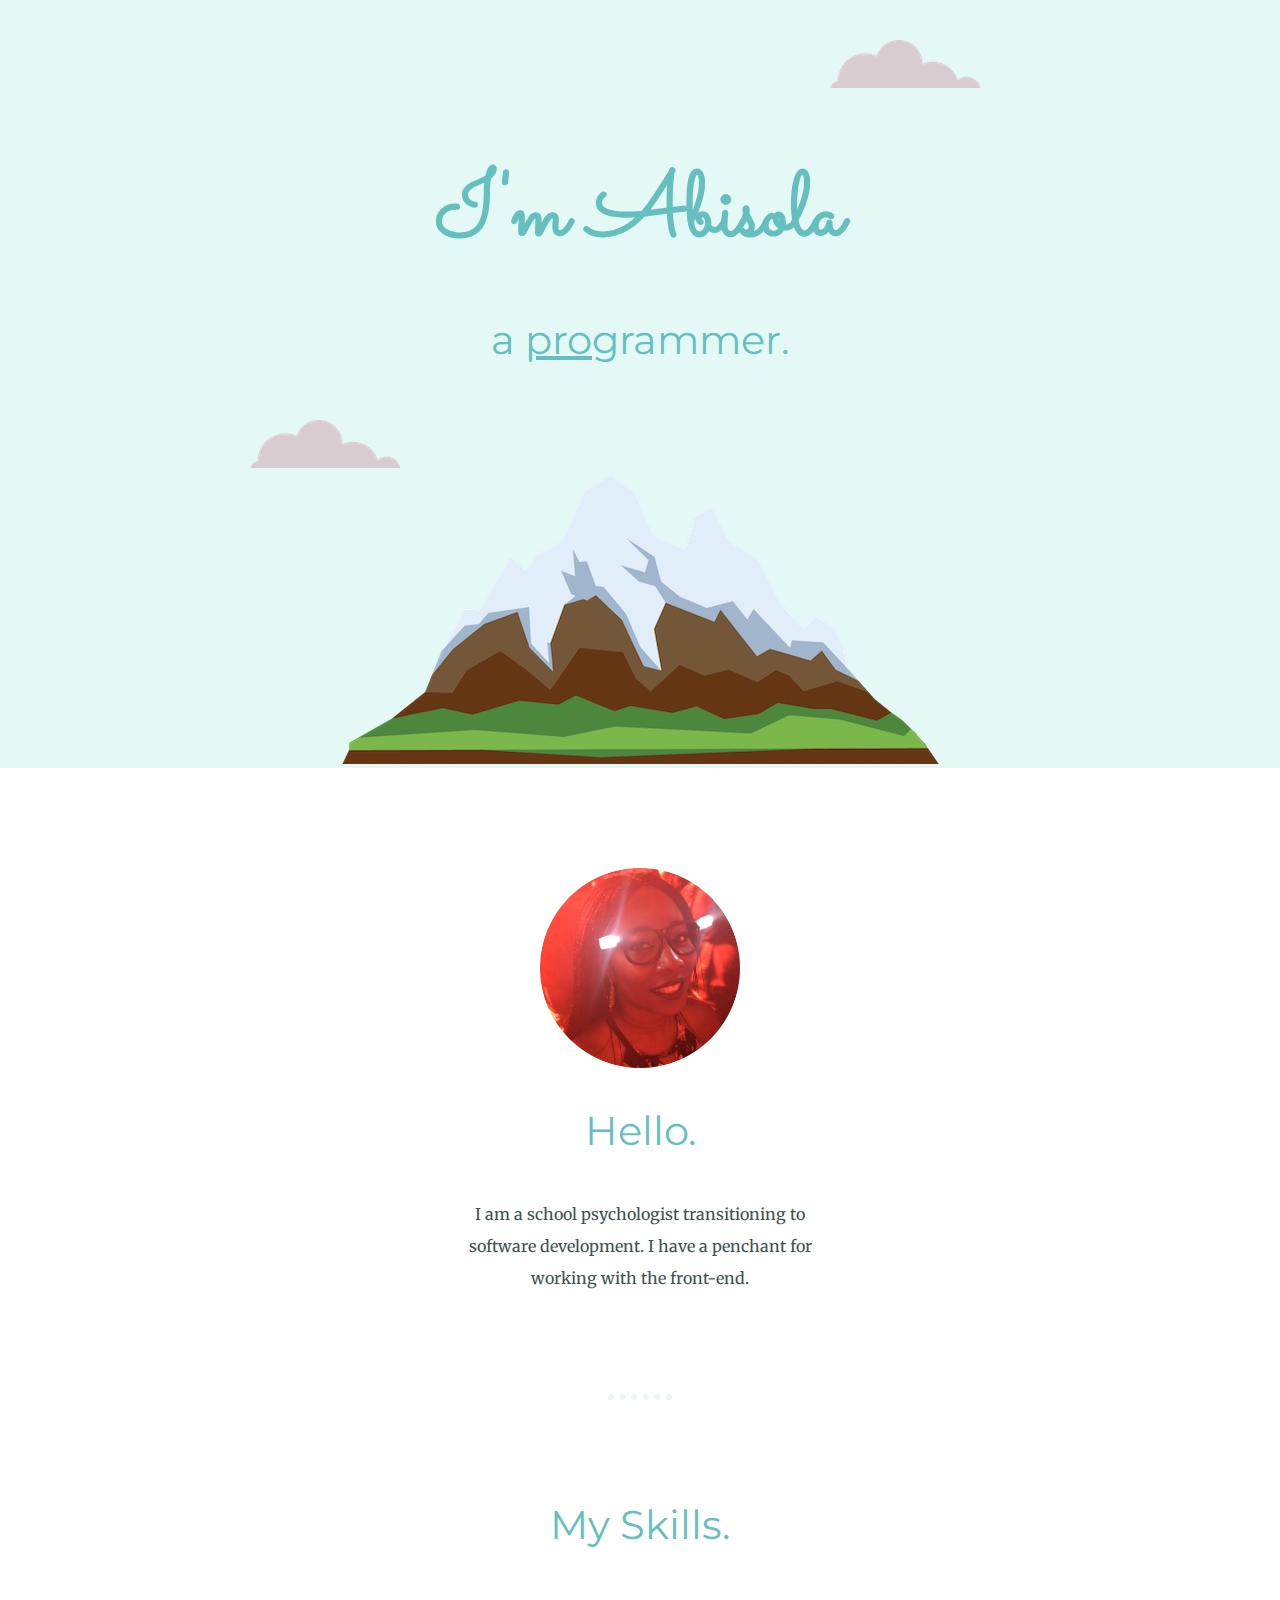
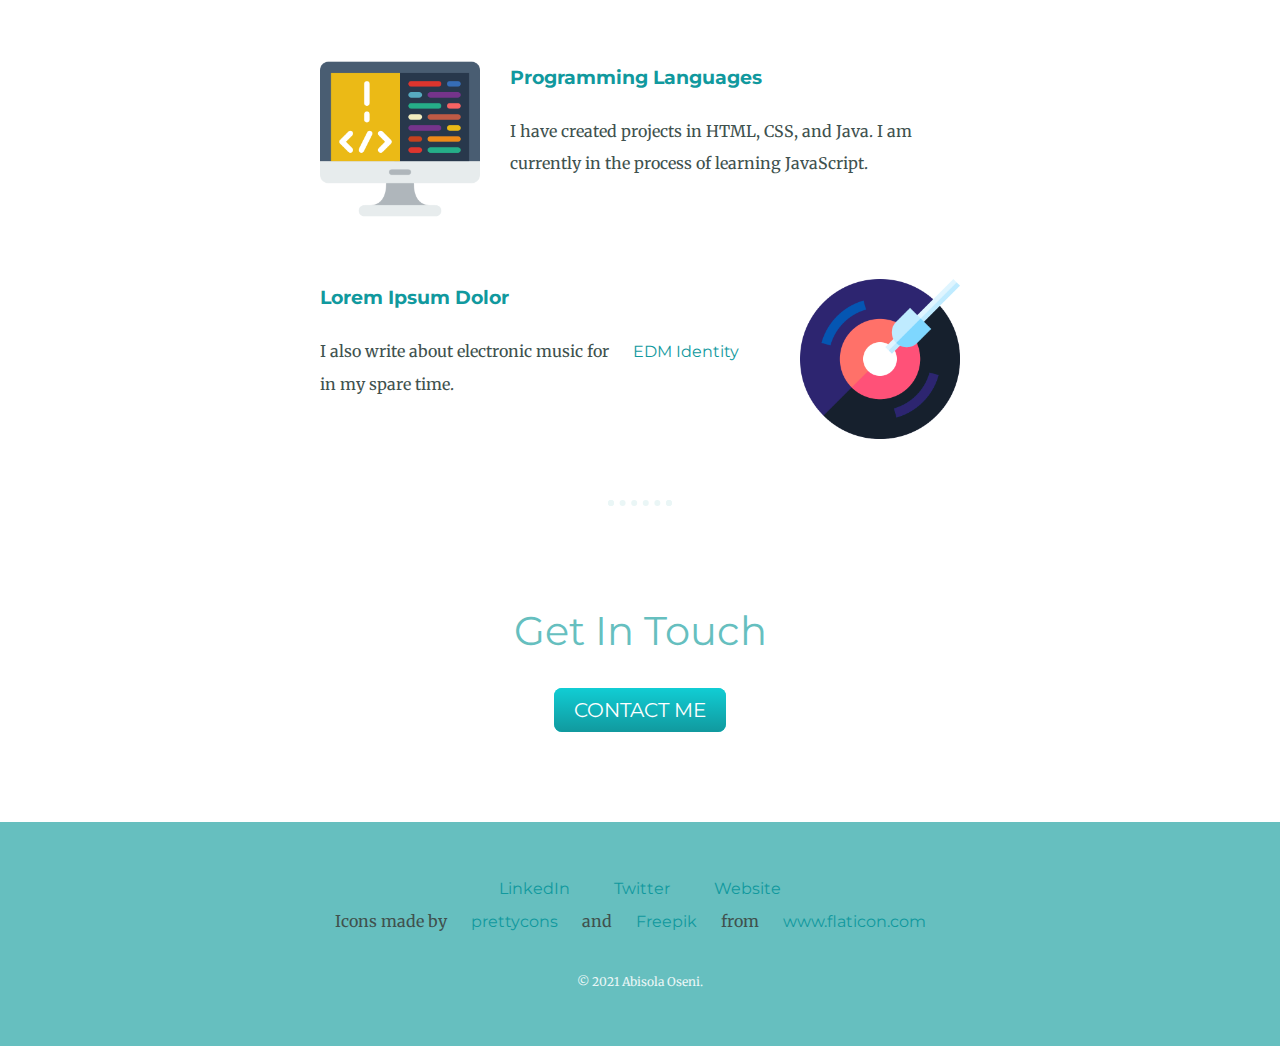
<file: index.html>
<!DOCTYPE html>
<html lang="en">
<head>
  <meta charset="UTF-8">
  <meta http-equiv="X-UA-Compatible" content="IE=edge">
  <meta name="viewport" content="width=device-width, initial-scale=1.0">
  <link rel="stylesheet" href="css/styles.css">
  <link rel="shortcut icon" href="favicon.ico" type="image/x-icon">
  <link rel="preconnect" href="https://fonts.gstatic.com">
<link href="https://fonts.googleapis.com/css2?family=Merriweather&family=Montserrat&family=Sacramento&display=swap" rel="stylesheet">
  <title>A. Oseni</title>
</head>
<body>
  <div class="top-container">
    <img class="top-cloud" src="./images/cloud.png" alt="cloud-img">
    <h1>I'm Abisola</h1>
    <h2>a <span class="pro">pro</span>grammer.</h2>
    <img class="bottom-cloud" src="./images/cloud.png" alt="cloud-img">
    <img src="./images/mountain.png" alt="">
  </div>
  <div class="middle-container">
    <div class="profile">
      <img id="profile-picture" src="./images/circle-cropped.png" alt="profile-picture">
      <h2>Hello.</h2>
      <p class="background">I am a school psychologist transitioning to software development. I have a penchant for working with the front-end.</p>
    </div>
    <hr>
    <div class="skills">
      <h2>My Skills.</h2>
      <div class="skill-row">
        <img class="coding-image" src="./images/coding.png" alt="coding-image">
        <h3>Programming Languages</h3>
        <p>I have created projects in HTML, CSS, and Java. I am currently in the process of learning JavaScript.</p>
      </div>
      <div class="skill-row">
        <img class="dj-image" src="./images/dj-music.png" alt="dj-image">
        <h3>Lorem Ipsum Dolor</h3>
        <p>I also write about electronic music for <a href="edmidentity.com">EDM Identity</a> in my spare time.</p>
      </div>
    </div>
    <hr>
    <div class="contact-me">
      <h2>Get In Touch</h2>
      <a class="btn" href="mailto:name@email.com">CONTACT ME</a>
    </div>
  </div>
  
  
  <div class="bottom-container">
    <a class="footer-link" href="https://www.linkedin.com/">LinkedIn</a>
    <a class="footer-link" href="https://twitter.com/">Twitter</a>
    <a class="footer-link" href="https://www.appbrewery.co/">Website</a>
    <br>
  Icons made by <a href="https://www.flaticon.com/authors/prettycons" title="prettycons">prettycons</a> and <a href="https://www.freepik.com" title="Freepik">Freepik</a> from <a href="https://www.flaticon.com/" title="Flaticon">www.flaticon.com</a>
<p class="copyright">© 2021 Abisola Oseni.</p> 
</div>
</body>
</html>
</file>
<file: css/styles.css>
body {
  color: #40514E;
  margin:0;
  text-align: center;
  font-family:'Merriweather', serif;
  ;
}

h1 {
  color: #66BFBF;
  font-family: 'Sacramento', cursive;font-size: 5.625rem;
  margin: 50px auto 0 auto;
  
  
}

h2{
  color: #66BFBF;
  font-family: 'Montserrat', sans-serif;
  font-size: 2.5rem;
  font-weight: normal;
  padding-bottom: 10px;
}

h3{
  color: #11999E;
  font-family: 'Montserrat', sans-serif;
}
.top-container {
  background-color: #E4F9F5;
  position: relative;
  padding-top: 100px;
}
.middle-container {
  margin: 100px 0;
  
}
.bottom-container {

}
.skill-row {
  width: 50%;
  margin: 100px auto;
  text-align: left;
  line-height: 2;
}
.pro{
  text-decoration: underline;
}

.top-cloud{
  position: absolute;
  right: 300px;
  top: 40px;
}

.bottom-cloud{
  position: absolute;
  left: 250px;
  bottom: 300px;
}

#profile-picture{
  height: 200px;
  width: 200px;
}

.coding-image{
  width: 25%;
  float: left;
  margin-right: 30px;
}

.dj-image{
  width: 25%;
  float: right;
  margin-left: 30px;
}

.background{
  width: 30%;
  margin: auto;
  line-height: 2;
}

a {
  color: #11999E;
  text-decoration: none;
  font-family: 'Montserrat', sans-serif;
  margin: 10px 20px;
}

a:hover{
  color: #eaf6f6
}


.bottom-container{
  background-color: #66BFBF;
  padding: 50px 0 20px;
  line-height: 2;
}

p{
  line-height: 2;
}

.btn {
  background: #11cdd4;
  background-image: -webkit-linear-gradient(top, #11cdd4, #11999e);
  background-image: -moz-linear-gradient(top, #11cdd4, #11999e);
  background-image: -ms-linear-gradient(top, #11cdd4, #11999e);
  background-image: -o-linear-gradient(top, #11cdd4, #11999e);
  background-image: linear-gradient(to bottom, #11cdd4, #11999e);
  -webkit-border-radius: 8;
  -moz-border-radius: 8;
  border-radius: 8px;
  font-family: 'Montserrat', sans-serif;
  color: #ffffff;
  font-size: 20px;
  padding: 10px 20px 10px 20px;
  text-decoration: none;
}

.btn:hover {
  background: #30e3cb;
  background-image: -webkit-linear-gradient(top, #30e3cb, #2bc4ad);
  background-image: -moz-linear-gradient(top, #30e3cb, #2bc4ad);
  background-image: -ms-linear-gradient(top, #30e3cb, #2bc4ad);
  background-image: -o-linear-gradient(top, #30e3cb, #2bc4ad);
  background-image: linear-gradient(to bottom, #30e3cb, #2bc4ad);
  text-decoration: none;
}

.copyright{
  color: #eaf6f6;
  font-size: .75rem;
  padding: 20px 0;
}

hr{
  border: dotted 6px #eaf6f6;
  border-bottom: none;
  width: 4%;
  margin: 100px auto;
}
</file>
